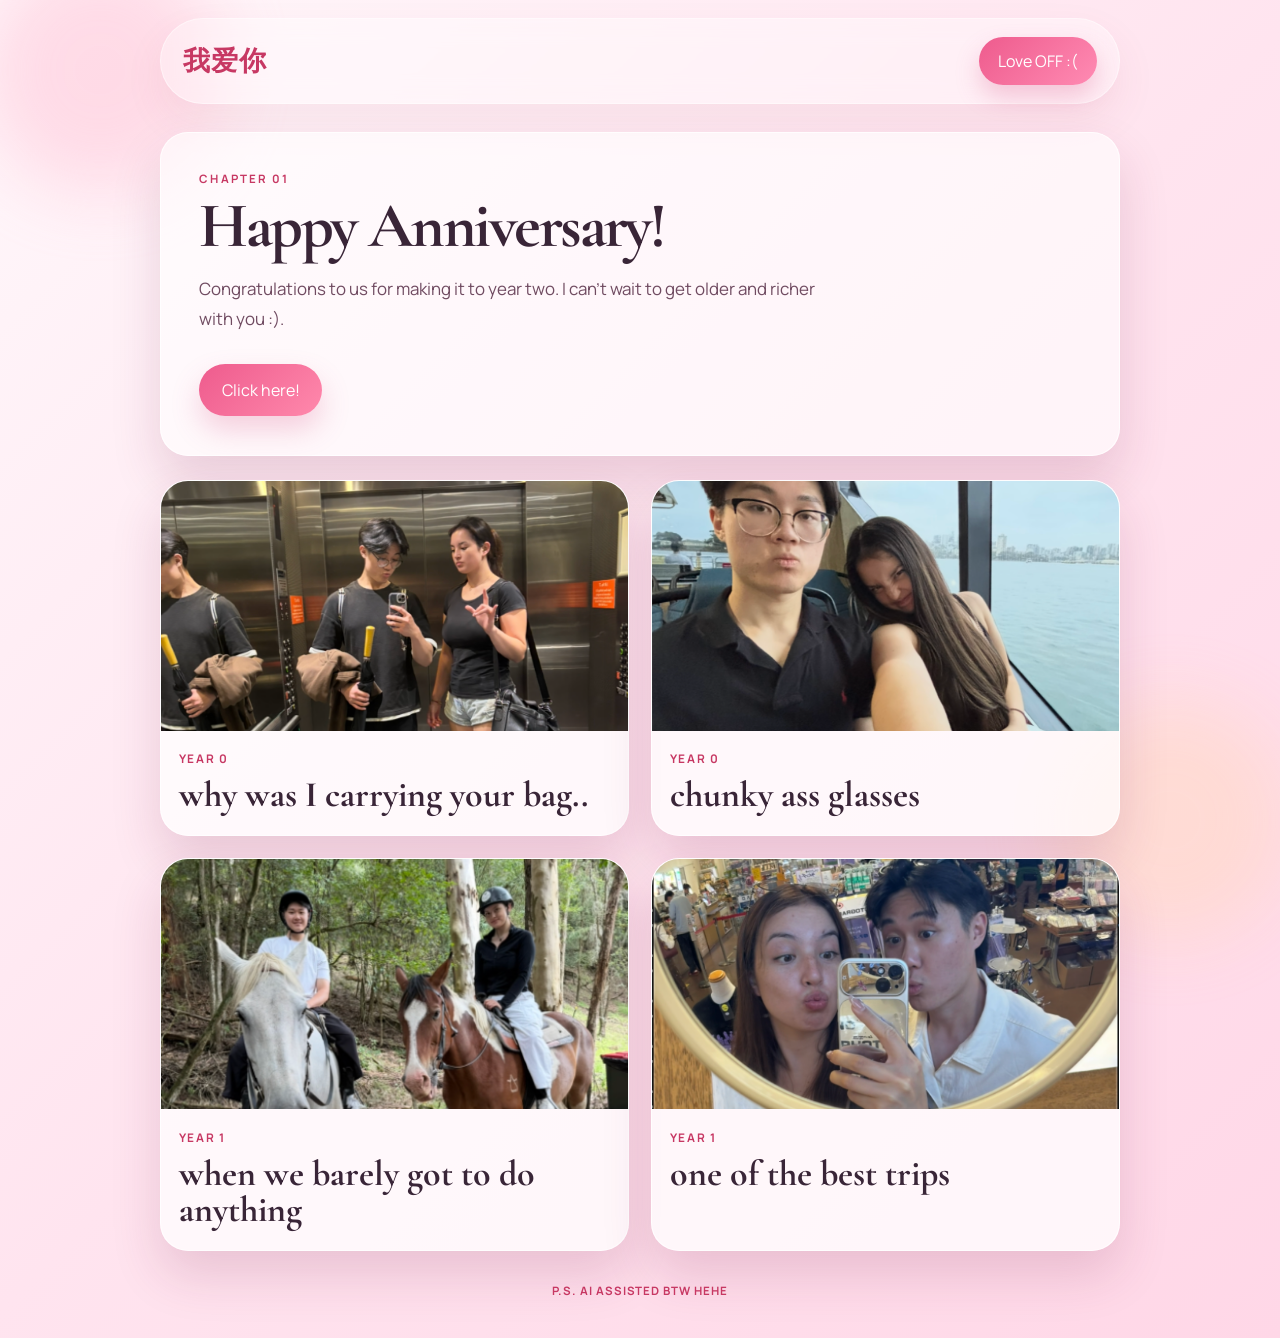
<file: index.html>
<!DOCTYPE html>
<html lang="en">
  <head>
    <meta charset="UTF-8" />
    <meta name="viewport" content="width=device-width, initial-scale=1.0" />
    <title>P1</title>
    <meta
      name="description"
      content="A anniversary webpage."
    />
    <link rel="preconnect" href="https://fonts.googleapis.com" />
    <link rel="preconnect" href="https://fonts.gstatic.com" crossorigin />
    <link
      href="https://fonts.googleapis.com/css2?family=Cormorant+Garamond:wght@400;500;600;700&family=Manrope:wght@400;500;600;700&display=swap"
      rel="stylesheet"
    />
    <link rel="stylesheet" href="style.css" />
  </head>
  <body>
    <div class="heart-field" aria-hidden="true"></div>

    <header class="topbar">
      <span class="brand">我爱你</span>
      <button id="magicToggle" class="magic-toggle" type="button">Love OFF :(</button>
    </header>

    <main class="page-shell">
      <section class="chapter-card intro-card">
        <p class="eyebrow">Chapter 01</p>
        <h1>Happy Anniversary!</h1>
        <p class="lead">
          Congratulations to us for making it to year two. I can't wait to get older
          and richer with you :).
        </p>

        <div class="nav-row">
          <a href="P2.html" class="primary-btn">Click here!</a>
        </div>
      </section>

      <div class="story-grid">
        <article class="mini-card photo-card card-one">
          <div class="card-image" aria-label="Couple photo"></div>
          <div class="card-copy">
            <p class="mini-label">Year 0</p>
            <h2>why was I carrying your bag..</h2>
          </div>
        </article>

        <article class="mini-card photo-card card-two">
          <div class="card-image" aria-label="Day out together"></div>
          <div class="card-copy">
            <p class="mini-label">Year 0</p>
            <h2>chunky ass glasses</h2>
          </div>
        </article>

        <article class="mini-card photo-card card-three">
          <div class="card-image" aria-label="Romantic moment"></div>
          <div class="card-copy">
            <p class="mini-label">Year 1</p>
            <h2>when we barely got to do anything</h2>
          </div>
        </article>

        <article class="mini-card photo-card card-four">
          <div class="card-image" aria-label="Meaningful memory"></div>
          <div class="card-copy">
            <p class="mini-label">Year 1</p>
            <h2>one of the best trips</h2>
          </div>
        </article>
      </div>
    </main>

    <footer class="site-footer">P.S. AI assisted btw hehe</footer>

    <script src="script.js"></script>
  </body>
</html>
</file>
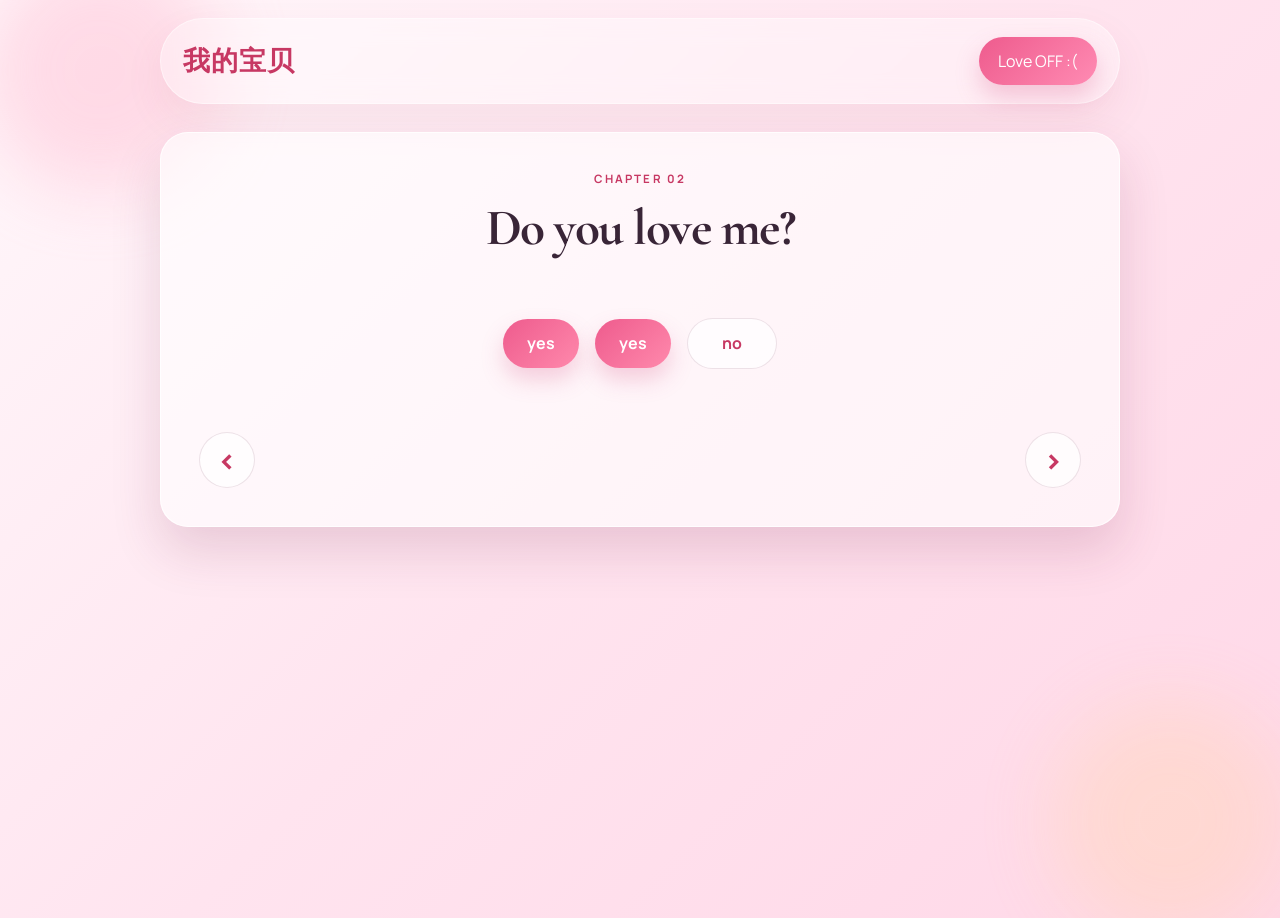
<file: memories.html>
<!DOCTYPE html>
<html lang="en">
  <head>
    <meta charset="UTF-8" />
    <meta name="viewport" content="width=device-width, initial-scale=1.0" />
    <title>P2</title>
    <link rel="preconnect" href="https://fonts.googleapis.com" />
    <link rel="preconnect" href="https://fonts.gstatic.com" crossorigin />
    <link href="https://fonts.googleapis.com/css2?family=Cormorant+Garamond:wght@400;500;600;700&family=Manrope:wght@400;500;600;700&display=swap" rel="stylesheet" />
    <link rel="stylesheet" href="style.css" />
  </head>
  <body>
    <div class="heart-field" aria-hidden="true"></div>

    <header class="topbar">
      <span class="brand">我的宝贝</span>
      <button id="magicToggle" class="magic-toggle" type="button">Love OFF :(</button>
    </header>

    <main class="page-shell">
      <section class="chapter-card question-card">
        <p class="eyebrow">Chapter 02</p>
        <div class="section-heading">
          <h2>Do you love me?</h2>
        </div>

        <div class="question-answers">
          <a href="promise.html" class="answer-btn">yes</a>
          <a href="promise.html" class="answer-btn">yes</a>
          <button type="button" class="no-btn" aria-label="No">no</button>
        </div>

        <div class="nav-row nav-arrows">
          <a href="index.html" class="arrow-btn" aria-label="Go back to the beginning">&#8249;</a>
          <a href="promise.html" class="arrow-btn" aria-label="Go to the next chapter">&#8250;</a>
        </div>
      </section>
    </main>

    <script src="script.js"></script>
  </body>
</html>
</file>
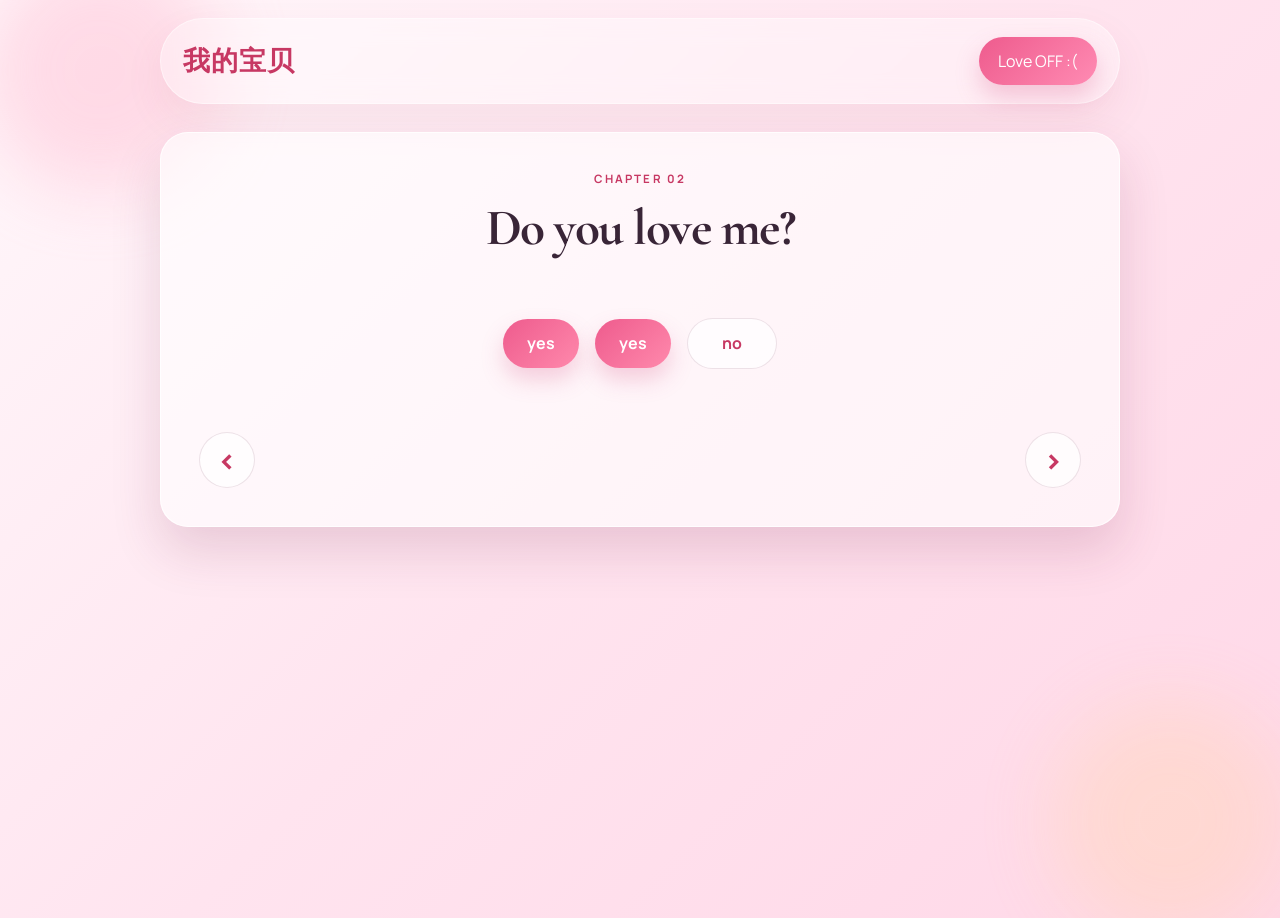
<file: P2.html>
<!DOCTYPE html>
<html lang="en">
  <head>
    <meta charset="UTF-8" />
    <meta name="viewport" content="width=device-width, initial-scale=1.0" />
    <title>P2</title>
    <link rel="preconnect" href="https://fonts.googleapis.com" />
    <link rel="preconnect" href="https://fonts.gstatic.com" crossorigin />
    <link href="https://fonts.googleapis.com/css2?family=Cormorant+Garamond:wght@400;500;600;700&family=Manrope:wght@400;500;600;700&display=swap" rel="stylesheet" />
    <link rel="stylesheet" href="style.css" />
  </head>
  <body>
    <div class="heart-field" aria-hidden="true"></div>

    <header class="topbar">
      <span class="brand">我的宝贝</span>
      <button id="magicToggle" class="magic-toggle" type="button">Love OFF :(</button>
    </header>

    <main class="page-shell">
      <section class="chapter-card question-card">
        <p class="eyebrow">Chapter 02</p>
        <div class="section-heading">
          <h2>Do you love me?</h2>
        </div>

        <div class="question-answers">
          <a href="P3.html" class="answer-btn">yes</a>
          <a href="P3.html" class="answer-btn">yes</a>
          <button type="button" class="no-btn" aria-label="No">no</button>
        </div>

        <div class="nav-row nav-arrows">
          <a href="index.html" class="arrow-btn" aria-label="Go back to the beginning">&#8249;</a>
          <a href="P3.html" class="arrow-btn" aria-label="Go to the next chapter">&#8250;</a>
        </div>
      </section>
    </main>

    <script src="script.js"></script>
  </body>
</html>
</file>
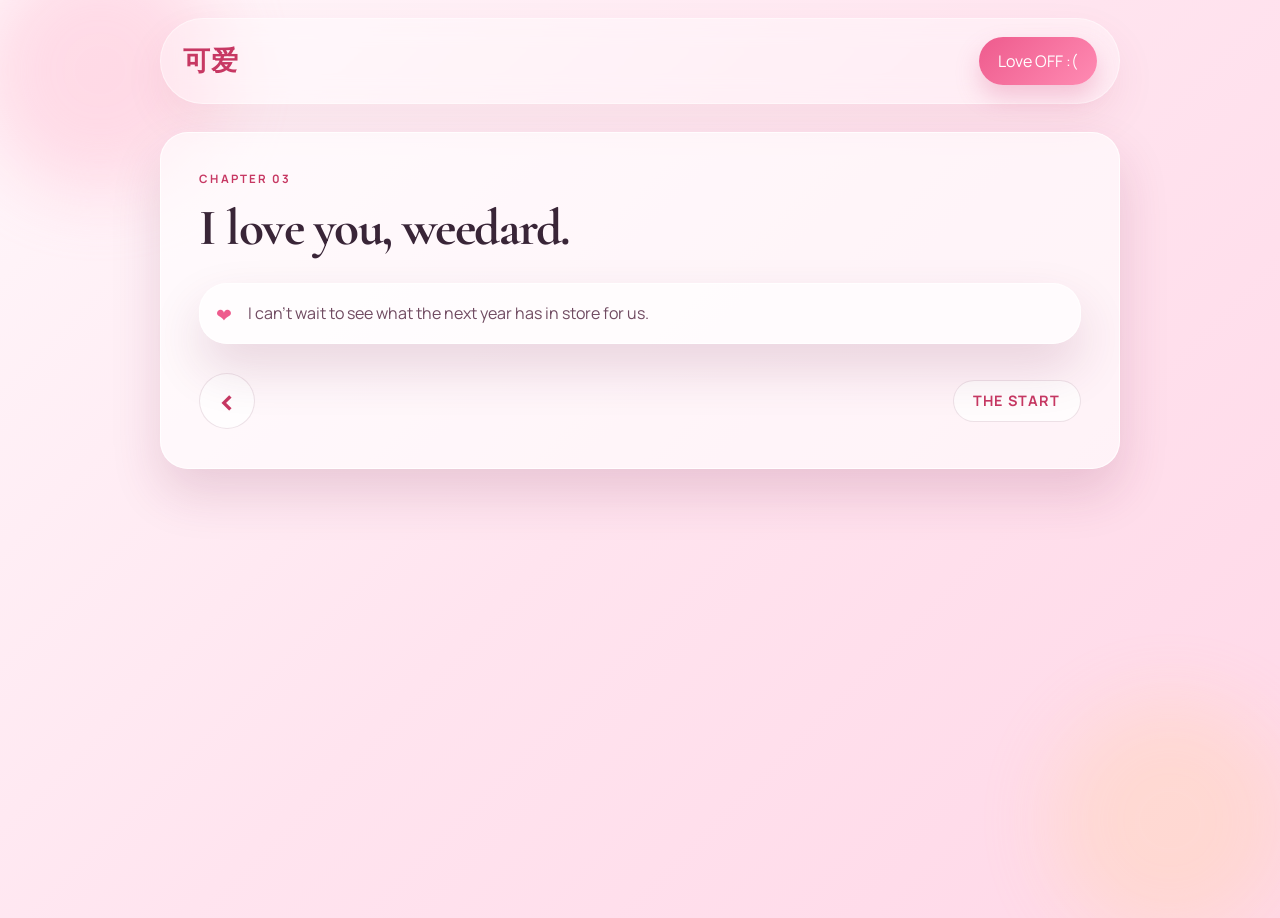
<file: P3.html>
<!DOCTYPE html>
<html lang="en">
  <head>
    <meta charset="UTF-8" />
    <meta name="viewport" content="width=device-width, initial-scale=1.0" />
    <title>P3</title>
    <link rel="preconnect" href="https://fonts.googleapis.com" />
    <link rel="preconnect" href="https://fonts.gstatic.com" crossorigin />
    <link href="https://fonts.googleapis.com/css2?family=Cormorant+Garamond:wght@400;500;600;700&family=Manrope:wght@400;500;600;700&display=swap" rel="stylesheet" />
    <link rel="stylesheet" href="style.css" />
  </head>
  <body>
    <div class="heart-field" aria-hidden="true"></div>

    <header class="topbar">
      <span class="brand">可爱</span>
      <button id="magicToggle" class="magic-toggle" type="button">Love OFF :(</button>
    </header>

    <main class="page-shell">
      <section class="chapter-card">
        <p class="eyebrow">Chapter 03</p>
        <div class="section-heading">
          <h2>I love you, weedard.</h2>
        </div>

        <ul class="promise-list">
          <li>I can't wait to see what the next year has in store for us.</li>
        </ul>

        <div class="nav-row nav-arrows">
          <a href="P2.html" class="arrow-btn" aria-label="Go to the previous chapter">&#8249;</a>
          <a href="index.html" class="arrow-btn start-btn" aria-label="Go back to the beginning">The Start</a>
        </div>
      </section>
    </main>

    <script src="script.js"></script>
  </body>
</html>
</file>
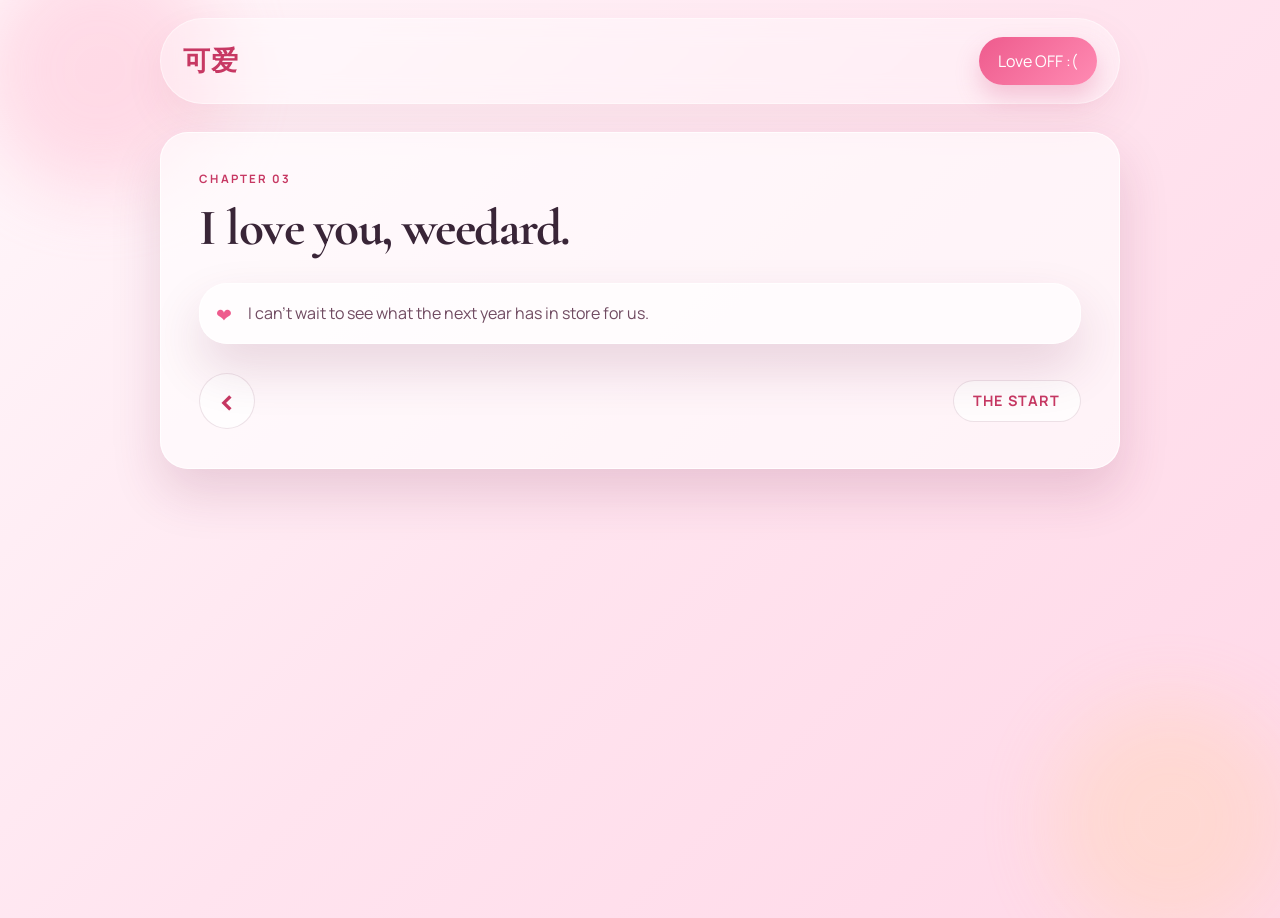
<file: promise.html>
<!DOCTYPE html>
<html lang="en">
  <head>
    <meta charset="UTF-8" />
    <meta name="viewport" content="width=device-width, initial-scale=1.0" />
    <title>P3</title>
    <link rel="preconnect" href="https://fonts.googleapis.com" />
    <link rel="preconnect" href="https://fonts.gstatic.com" crossorigin />
    <link href="https://fonts.googleapis.com/css2?family=Cormorant+Garamond:wght@400;500;600;700&family=Manrope:wght@400;500;600;700&display=swap" rel="stylesheet" />
    <link rel="stylesheet" href="style.css" />
  </head>
  <body>
    <div class="heart-field" aria-hidden="true"></div>

    <header class="topbar">
      <span class="brand">可爱</span>
      <button id="magicToggle" class="magic-toggle" type="button">Love OFF :(</button>
    </header>

    <main class="page-shell">
      <section class="chapter-card">
        <p class="eyebrow">Chapter 03</p>
        <div class="section-heading">
          <h2>I love you, weedard.</h2>
        </div>

        <ul class="promise-list">
          <li>I can't wait to see what the next year has in store for us.</li>
        </ul>

        <div class="nav-row nav-arrows">
          <a href="memories.html" class="arrow-btn" aria-label="Go to the previous chapter">&#8249;</a>
          <a href="index.html" class="arrow-btn start-btn" aria-label="Go back to the beginning">The Start</a>
        </div>
      </section>
    </main>

    <script src="script.js"></script>
  </body>
</html>
</file>
<file: style.css>
:root {
  --bg-1: #fff8fb;
  --bg-2: #ffe4ef;
  --bg-3: #ffd7e7;
  --card: rgba(255, 255, 255, 0.72);
  --primary: #ee5b8d;
  --primary-deep: #c73863;
  --text: #392537;
  --muted: #704b61;
  --shadow: rgba(119, 31, 75, 0.16);
  --line: rgba(105, 27, 64, 0.12);
}

* {
  box-sizing: border-box;
}

html {
  scroll-behavior: smooth;
}

body {
  margin: 0;
  min-height: 100vh;
  font-family: "Manrope", sans-serif;
  color: var(--text);
  background: linear-gradient(135deg, var(--bg-1), var(--bg-2), var(--bg-3));
  position: relative;
  overflow-x: hidden;
}

body::before,
body::after {
  content: "";
  position: fixed;
  width: 240px;
  height: 240px;
  border-radius: 50%;
  filter: blur(36px);
  opacity: 0.45;
  z-index: 0;
  pointer-events: none;
}

body::before {
  background: rgba(255, 181, 205, 0.9);
  top: -50px;
  left: -20px;
}

body::after {
  background: rgba(255, 214, 147, 0.55);
  bottom: -40px;
  right: -10px;
}

button,
a {
  font: inherit;
}

.topbar,
.page-shell,
.site-footer {
  position: relative;
  z-index: 1;
}

.topbar {
  width: min(960px, calc(100% - 32px));
  margin: 18px auto 0;
  display: flex;
  align-items: center;
  justify-content: space-between;
  padding: 18px 22px;
  background: rgba(255, 255, 255, 0.34);
  border: 1px solid rgba(255, 255, 255, 0.45);
  border-radius: 999px;
  backdrop-filter: blur(12px);
  box-shadow: 0 18px 40px rgba(166, 66, 92, 0.08);
}

.brand {
  font-family: "Cormorant Garamond", serif;
  font-size: clamp(1.7rem, 2vw, 2.3rem);
  font-weight: 700;
  letter-spacing: 0.04em;
  color: var(--primary-deep);
}

.magic-toggle {
  border: none;
  border-radius: 999px;
  padding: 0.8rem 1.2rem;
  background: linear-gradient(135deg, var(--primary), #ff8bb3);
  color: white;
  box-shadow: 0 12px 24px rgba(214, 83, 132, 0.28);
  cursor: pointer;
}

.page-shell {
  width: min(960px, calc(100% - 32px));
  margin: 28px auto 32px;
}

.chapter-card,
.mini-card,
.memory-card,
.letter-body,
.promise-list li {
  background: rgba(255, 255, 255, 0.62);
  border: 1px solid rgba(255, 255, 255, 0.8);
  border-radius: 28px;
  box-shadow: 0 24px 50px var(--shadow);
}

.chapter-card {
  padding: clamp(1.8rem, 3vw, 3rem);
}

.eyebrow {
  margin: 0 0 0.7rem;
  font-size: 0.72rem;
  letter-spacing: 0.18em;
  text-transform: uppercase;
  color: var(--primary-deep);
  font-weight: 700;
}

h1,
h2,
h3 {
  margin: 0;
  font-family: "Cormorant Garamond", serif;
  color: var(--text);
}

h1 {
  font-size: clamp(3rem, 5vw, 5rem);
  letter-spacing: -0.04em;
  line-height: 0.9;
}

.lead {
  margin: 1.2rem 0 0;
  color: var(--muted);
  font-size: 1.06rem;
  line-height: 1.8;
  max-width: 62ch;
}

.nav-row {
  display: flex;
  flex-wrap: wrap;
  gap: 1rem;
  margin-top: 1.8rem;
}

.primary-btn,
.secondary-btn,
.arrow-btn {
  display: inline-flex;
  align-items: center;
  justify-content: center;
  padding: 0.95rem 1.4rem;
  border-radius: 999px;
  text-decoration: none;
  transition: transform 0.2s ease;
}

.primary-btn {
  background: linear-gradient(135deg, var(--primary), #ff89ac);
  color: white;
  box-shadow: 0 14px 28px rgba(214, 83, 132, 0.25);
}

.secondary-btn {
  background: rgba(255, 255, 255, 0.55);
  border: 1px solid var(--line);
  color: var(--text);
}

.arrow-btn {
  width: 56px;
  height: 56px;
  padding: 0;
  border: 1px solid var(--line);
  background: rgba(255, 255, 255, 0.7);
  color: var(--primary-deep);
  font-size: 2rem;
  line-height: 1;
  font-weight: 700;
}

.start-btn {
  width: auto;
  min-width: 120px;
  height: auto;
  padding: 0.8rem 1.2rem;
  font-size: 0.9rem;
  letter-spacing: 0.08em;
  text-transform: uppercase;
}

.primary-btn:hover,
.secondary-btn:hover,
.arrow-btn:hover {
  transform: translateY(-2px);
}

.nav-arrows {
  justify-content: space-between;
  align-items: center;
}

.question-card {
  text-align: center;
}

.question-answers {
  position: relative;
  display: flex;
  justify-content: center;
  align-items: center;
  gap: 1rem;
  min-height: 120px;
  margin-top: 1.5rem;
  overflow: hidden;
}

.answer-btn,
.no-btn {
  border: none;
  border-radius: 999px;
  padding: 0.85rem 1.5rem;
  text-decoration: none;
  font-weight: 700;
  cursor: pointer;
  transition: transform 0.2s ease, background 0.2s ease;
}

.answer-btn {
  background: linear-gradient(135deg, var(--primary), #ff89ac);
  color: white;
  box-shadow: 0 12px 22px rgba(214, 83, 132, 0.25);
}

.no-btn {
  position: relative;
  background: rgba(255, 255, 255, 0.7);
  border: 1px solid var(--line);
  color: var(--primary-deep);
  min-width: 90px;
  left: 0;
  top: 0;
}

.answer-btn:hover,
.no-btn:hover {
  transform: translateY(-2px);
}

.story-grid {
  display: grid;
  grid-template-columns: repeat(2, minmax(0, 1fr));
  gap: 22px;
  margin-top: 24px;
}

.mini-card {
  overflow: hidden;
  padding: 0;
  background: rgba(255, 255, 255, 0.75);
}

.card-image {
  height: 250px;
  background-size: cover;
  background-position: center;
  background-repeat: no-repeat;
}

.card-one .card-image {
  background-image: url('./assets/p1.png');
}

.card-two .card-image {
  background-image: url('./assets/p2.png');
}

.card-three .card-image {
  background-image: url('./assets/p3.png');
  background-position: center top;
}

.card-four .card-image {
  background-image: url('./assets/p4.png');
}

.card-copy {
  padding: 1.2rem 1.1rem 1.4rem;
}

.mini-label {
  margin: 0 0 0.65rem;
  font-size: 0.74rem;
  font-weight: 700;
  letter-spacing: 0.14em;
  text-transform: uppercase;
  color: var(--primary-deep);
}

.mini-card h2 {
  font-size: clamp(1.8rem, 2.8vw, 2.4rem);
  line-height: 1;
}

.section-heading {
  margin-bottom: 1.5rem;
}

.section-heading h2 {
  font-size: clamp(2.5rem, 4vw, 3.4rem);
  letter-spacing: -0.03em;
}

.memory-grid {
  display: grid;
  grid-template-columns: repeat(3, minmax(0, 1fr));
  gap: 20px;
}

.memory-card {
  padding: 1.5rem;
}

.memory-one { background: linear-gradient(180deg, rgba(255, 248, 250), rgba(255, 229, 240, 0.72)); }
.memory-two { background: linear-gradient(180deg, rgba(255, 252, 246), rgba(255, 232, 195, 0.72)); }
.memory-three { background: linear-gradient(180deg, rgba(248, 243, 255), rgba(231, 219, 255, 0.72)); }

.memory-icon {
  width: 56px;
  height: 56px;
  display: grid;
  place-items: center;
  margin-bottom: 1rem;
  border-radius: 18px;
  background: rgba(255, 255, 255, 0.8);
  font-size: 1.8rem;
}

.memory-card h3 {
  font-size: 1.6rem;
  margin-bottom: 0.6rem;
}

.memory-card p {
  margin: 0;
  color: var(--muted);
  line-height: 1.7;
}

.letter-body {
  padding: 1.7rem 1.4rem;
}

.letter-body p {
  margin: 0 0 1rem;
  color: var(--muted);
  line-height: 1.9;
  font-size: 1.04rem;
}

.signature {
  margin-top: 0.2rem !important;
  font-family: "Cormorant Garamond", serif;
  font-size: clamp(1.7rem, 2vw, 2.2rem) !important;
  color: var(--primary-deep) !important;
  font-weight: 700;
}

.promise-list {
  list-style: none;
  margin: 0;
  padding: 0;
  display: grid;
  gap: 1rem;
}

.promise-list li {
  position: relative;
  padding: 1rem 1rem 1rem 3rem;
  color: var(--muted);
  line-height: 1.7;
}

.promise-list li::before {
  content: "❤";
  position: absolute;
  left: 1rem;
  top: 0.9rem;
  color: var(--primary);
  font-size: 1.2rem;
}

.site-footer {
  width: min(960px, calc(100% - 32px));
  margin: 0 auto 40px;
  text-align: center;
  color: var(--primary-deep);
  letter-spacing: 0.08em;
  text-transform: uppercase;
  font-size: 0.72rem;
  font-weight: 700;
}

.heart-field {
  position: fixed;
  inset: 0;
  pointer-events: none;
  z-index: 0;
  overflow: hidden;
}

.heart-particle {
  position: absolute;
  bottom: -15%;
  font-size: clamp(0.8rem, 1.5vw, 1.3rem);
  color: rgba(238, 91, 141, 0.9);
  animation: floatUp var(--float-duration) linear forwards;
  opacity: 0;
}

@keyframes floatUp {
  0% {
    transform: translate3d(0, 0, 0) scale(0.7) rotate(0deg);
    opacity: 0;
  }
  15% {
    opacity: 1;
  }
  100% {
    transform: translate3d(var(--drift), -110vh, 0) scale(1.2) rotate(20deg);
    opacity: 0;
  }
}

@media (max-width: 820px) {
  .story-grid,
  .memory-grid {
    grid-template-columns: 1fr;
  }

  .topbar {
    border-radius: 22px;
    flex-direction: column;
    gap: 10px;
    text-align: center;
  }
}

@media (prefers-reduced-motion: reduce) {
  html {
    scroll-behavior: auto;
  }

  *, *::before, *::after {
    animation: none !important;
    transition: none !important;
  }
}
</file>
